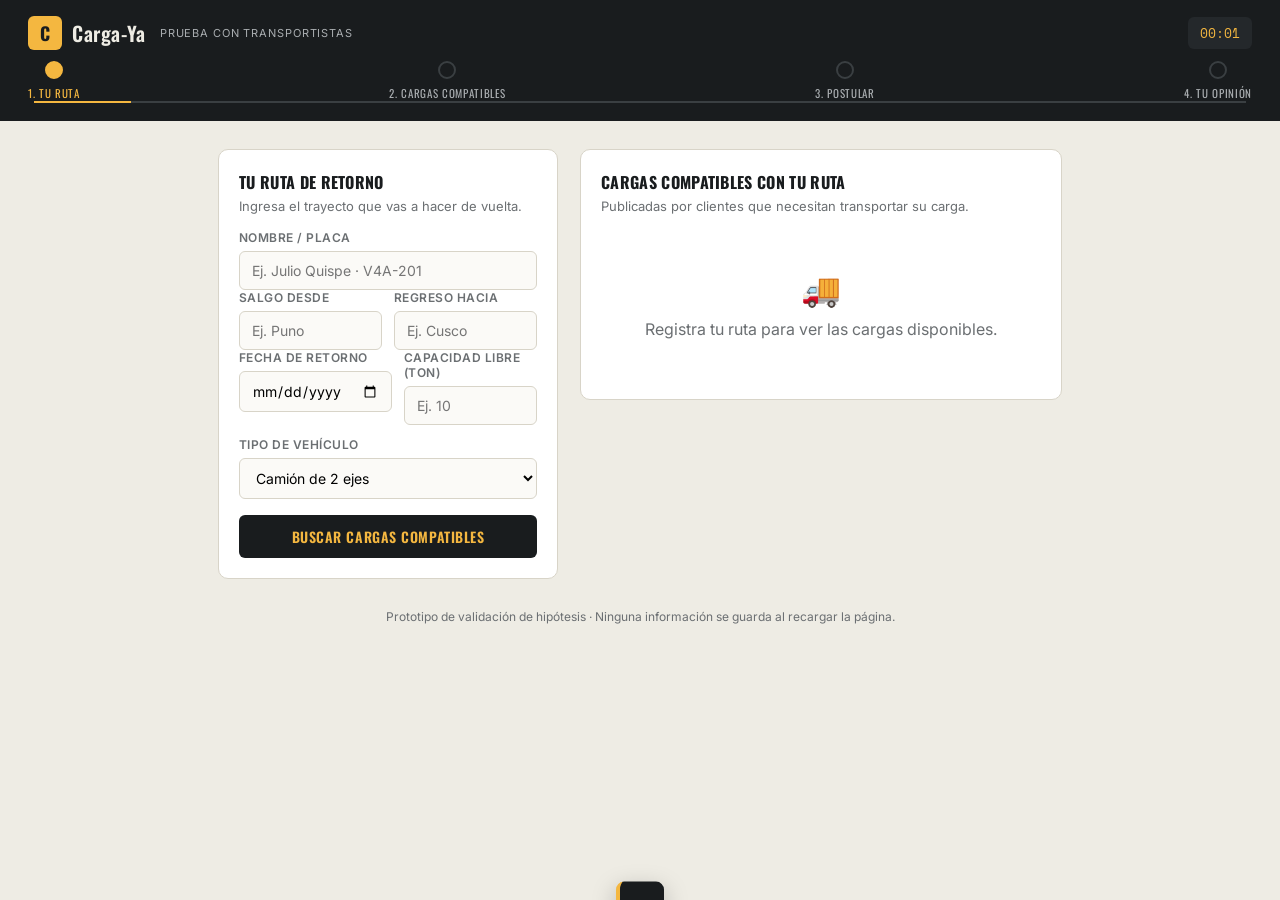
<file: Prototipo.html>
<!DOCTYPE html>
<html lang="es">
<head>
<meta charset="UTF-8">
<meta name="viewport" content="width=device-width, initial-scale=1.0">
<title>Carga-Ya · Prueba con transportistas</title>
<link rel="preconnect" href="https://fonts.googleapis.com">
<link href="https://fonts.googleapis.com/css2?family=Oswald:wght@400;500;600;700&family=Inter:wght@400;500;600;700&family=Space+Mono:wght@400;700&display=swap" rel="stylesheet">
<style>
  :root{
    --asfalto: #191c1e;
    --asfalto-2: #24282b;
    --linea: #f4b740;
    --ruta-verde: #1e5c45;
    --ruta-verde-2: #2c7a5b;
    --papel: #eeece4;
    --papel-2: #ffffff;
    --alerta: #c1502e;
    --texto-suave: #6b6f72;
    --borde: #d8d4c8;
    --radius: 10px;
  }
  *{box-sizing:border-box;}
  body{margin:0;background:var(--papel);color:var(--asfalto);font-family:'Inter',sans-serif;}
  h1,h2,h3,.display{font-family:'Oswald',sans-serif;text-transform:uppercase;letter-spacing:0.02em;}
  .mono{font-family:'Space Mono',monospace;}

  .topbar{
    background:var(--asfalto);color:var(--papel);padding:16px 28px;
    display:flex;align-items:center;justify-content:space-between;flex-wrap:wrap;gap:12px;
    border-bottom:4px solid var(--linea);
  }
  .brand{display:flex;align-items:center;gap:10px;}
  .brand .logo{width:34px;height:34px;background:var(--linea);border-radius:6px;display:flex;align-items:center;justify-content:center;font-family:'Oswald',sans-serif;font-weight:700;color:var(--asfalto);font-size:18px;}
  .brand .name{font-family:'Oswald',sans-serif;font-weight:600;font-size:20px;letter-spacing:0.03em;}
  .brand .tag{font-size:11px;color:#a9adb0;letter-spacing:0.08em;text-transform:uppercase;margin-left:4px;}
  .cronometro{font-family:'Space Mono',monospace;font-size:13px;color:var(--linea);background:var(--asfalto-2);padding:6px 12px;border-radius:6px;}

  .ruta-progreso{background:var(--asfalto);padding:0 28px 18px 28px;}
  .ruta-track{position:relative;height:2px;background:#3a3f42;margin:0 6px;}
  .ruta-track .avance{position:absolute;left:0;top:0;height:2px;background:var(--linea);transition:width .3s ease;}
  .ruta-pasos{display:flex;justify-content:space-between;margin-top:-9px;}
  .ruta-paso{display:flex;flex-direction:column;align-items:center;gap:6px;}
  .ruta-paso .marca{width:18px;height:18px;border-radius:50%;background:var(--asfalto);border:2px solid #3a3f42;}
  .ruta-paso.activo .marca{border-color:var(--linea);background:var(--linea);}
  .ruta-paso.hecho .marca{border-color:var(--ruta-verde-2);background:var(--ruta-verde-2);}
  .ruta-paso span{font-size:11px;color:#a9adb0;text-transform:uppercase;letter-spacing:0.06em;font-family:'Oswald',sans-serif;text-align:center;}
  .ruta-paso.activo span{color:var(--linea);}
  .ruta-paso.hecho span{color:var(--ruta-verde-2);}

  .wrap{max-width:900px;margin:0 auto;padding:28px;}
  .grid{display:grid;grid-template-columns:340px 1fr;gap:22px;}
  @media (max-width:820px){.grid{grid-template-columns:1fr;}}

  .card{background:var(--papel-2);border:1px solid var(--borde);border-radius:var(--radius);padding:20px;}
  .card + .card{margin-top:16px;}
  .card h2{font-size:16px;margin:0 0 4px 0;}
  .card .sub{color:var(--texto-suave);font-size:13px;margin:0 0 16px 0;}

  label{display:block;font-size:12px;font-weight:600;color:var(--texto-suave);text-transform:uppercase;letter-spacing:0.04em;margin:12px 0 6px;}
  label:first-of-type{margin-top:0;}
  input,select,textarea{width:100%;padding:10px 12px;border:1px solid var(--borde);border-radius:6px;font-family:'Inter',sans-serif;font-size:14px;background:#fbfaf7;}
  textarea{resize:vertical;min-height:80px;}
  input:focus,select:focus,textarea:focus{outline:2px solid var(--linea);outline-offset:0;border-color:var(--linea);}
  .fila2{display:grid;grid-template-columns:1fr 1fr;gap:12px;}

  .btn{display:inline-flex;align-items:center;justify-content:center;gap:8px;border:none;border-radius:6px;padding:11px 18px;font-family:'Oswald',sans-serif;font-size:14px;letter-spacing:0.04em;text-transform:uppercase;cursor:pointer;font-weight:600;transition:transform .1s ease;}
  .btn:active{transform:scale(0.98);}
  .btn:disabled{opacity:.45;cursor:not-allowed;}
  .btn-primario{background:var(--asfalto);color:var(--linea);width:100%;margin-top:16px;}
  .btn-primario:hover:not(:disabled){background:#000;}
  .btn-verde{background:var(--ruta-verde);color:#fff;}
  .btn-verde:hover{background:var(--ruta-verde-2);}
  .btn-ghost{background:transparent;color:var(--asfalto);border:1px solid var(--borde);}
  .btn-ghost:hover{border-color:var(--asfalto);}

  .ruta-strip{display:flex;align-items:center;gap:8px;margin:10px 0 12px;}
  .punto{font-family:'Oswald',sans-serif;font-weight:600;font-size:14px;}
  .linea-punteada{flex:1;height:0;border-top:2px dashed var(--borde);position:relative;}
  .linea-punteada::after{content:"▸";position:absolute;right:-2px;top:-11px;color:var(--texto-suave);}

  .carga-card{border:1px solid var(--borde);border-radius:8px;padding:16px;margin-bottom:12px;background:#fdfcfa;}
  .carga-top{display:flex;justify-content:space-between;align-items:flex-start;gap:12px;}
  .cliente-nombre{font-size:13px;color:var(--texto-suave);}
  .badge{font-family:'Space Mono',monospace;font-size:11px;padding:3px 9px;border-radius:999px;text-transform:uppercase;letter-spacing:0.03em;white-space:nowrap;}
  .badge-compatible{background:#dcefe4;color:var(--ruta-verde);}
  .badge-enviada{background:#f1e2de;color:var(--texto-suave);}

  .detalle-fila{display:flex;flex-wrap:wrap;gap:18px;font-size:13px;color:var(--asfalto);margin-top:4px;}
  .detalle-fila b{display:block;font-size:15px;font-family:'Space Mono',monospace;}
  .detalle-fila .etq{color:var(--texto-suave);font-size:11px;text-transform:uppercase;letter-spacing:0.04em;}

  .vacio{text-align:center;padding:40px 20px;color:var(--texto-suave);}
  .vacio .icono{font-size:32px;margin-bottom:10px;}

  .toast{position:fixed;bottom:24px;left:50%;transform:translateX(-50%) translateY(120%);background:var(--asfalto);color:var(--papel);padding:14px 22px;border-radius:8px;font-size:14px;border-left:4px solid var(--linea);box-shadow:0 8px 24px rgba(0,0,0,.25);transition:transform .25s ease;z-index:50;max-width:90%;}
  .toast.show{transform:translateX(-50%) translateY(0);}

  .hint{background:#fbf7ec;border:1px solid #eadfbb;border-radius:8px;padding:12px 14px;font-size:12.5px;color:#7a6423;margin-bottom:16px;}

  /* encuesta */
  .likert{display:flex;gap:8px;margin-top:8px;}
  .likert button{
    flex:1;padding:14px 6px;border-radius:8px;border:1px solid var(--borde);background:#fbfaf7;
    font-family:'Oswald',sans-serif;font-size:20px;cursor:pointer;color:var(--texto-suave);transition:all .15s ease;
  }
  .likert button:hover{border-color:var(--linea);}
  .likert button.sel{background:var(--linea);border-color:var(--linea);color:var(--asfalto);}
  .likert-etiquetas{display:flex;justify-content:space-between;font-size:11px;color:var(--texto-suave);margin-top:6px;text-transform:uppercase;letter-spacing:0.03em;}

  .resumen-item{display:flex;justify-content:space-between;padding:10px 0;border-bottom:1px solid #efece4;font-size:14px;}
  .resumen-item:last-child{border-bottom:none;}
  .resumen-item span:first-child{color:var(--texto-suave);}
  .resumen-item b{text-align:right;max-width:60%;}

  .footer-note{text-align:center;color:var(--texto-suave);font-size:12px;padding:30px 20px 40px;}

  .paso-oculto{display:none;}
</style>
</head>
<body>

<div class="topbar">
  <div class="brand">
    <div class="logo">C</div>
    <div class="name">Carga-Ya</div>
    <div class="tag">Prueba con transportistas</div>
  </div>
  <div class="cronometro" id="cronometro">00:00</div>
</div>

<div class="ruta-progreso">
  <div class="ruta-pasos">
    <div class="ruta-paso" id="paso-ruta"><div class="marca"></div><span>1. Tu ruta</span></div>
    <div class="ruta-paso" id="paso-buscar"><div class="marca"></div><span>2. Cargas compatibles</span></div>
    <div class="ruta-paso" id="paso-postular"><div class="marca"></div><span>3. Postular</span></div>
    <div class="ruta-paso" id="paso-encuesta"><div class="marca"></div><span>4. Tu opinión</span></div>
  </div>
  <div class="ruta-track"><div class="avance" id="avance-track" style="width:6%"></div></div>
</div>

<div class="wrap">

  <!-- ================= PASO 1-3: FLUJO PRINCIPAL ================= -->
  <div id="vista-flujo">
    <div class="grid">
      <div>
        <div class="card">
          <h2>Tu ruta de retorno</h2>
          <p class="sub">Ingresa el trayecto que vas a hacer de vuelta.</p>

          <label>Nombre / placa</label>
          <input id="t-nombre" type="text" placeholder="Ej. Julio Quispe · V4A-201">

          <div class="fila2">
            <div>
              <label>Salgo desde</label>
              <input id="t-origen" type="text" placeholder="Ej. Puno">
            </div>
            <div>
              <label>Regreso hacia</label>
              <input id="t-destino" type="text" placeholder="Ej. Cusco">
            </div>
          </div>

          <div class="fila2">
            <div>
              <label>Fecha de retorno</label>
              <input id="t-fecha" type="date">
            </div>
            <div>
              <label>Capacidad libre (ton)</label>
              <input id="t-capacidad" type="number" min="1" placeholder="Ej. 10">
            </div>
          </div>

          <label>Tipo de vehículo</label>
          <select id="t-vehiculo">
            <option>Camión de 2 ejes</option>
            <option>Camión de 3 ejes</option>
            <option>Tráiler / semi-tráiler</option>
            <option>Furgón</option>
          </select>

          <button class="btn btn-primario" onclick="buscarCargas()">Buscar cargas compatibles</button>
        </div>
      </div>

      <div>
        <div class="card">
          <h2>Cargas compatibles con tu ruta</h2>
          <p class="sub">Publicadas por clientes que necesitan transportar su carga.</p>
          <div id="lista-cargas-transportista">
            <div class="vacio"><div class="icono">🚚</div>Registra tu ruta para ver las cargas disponibles.</div>
          </div>
        </div>

        <div class="card" id="card-postulaciones" style="display:none;">
          <h2>Tus postulaciones</h2>
          <div id="lista-postulaciones"></div>
          <button class="btn btn-verde" style="width:100%;margin-top:14px;" onclick="irAEncuesta()">Terminar prueba y dar mi opinión</button>
        </div>
      </div>
    </div>
  </div>

  <!-- ================= PASO 4: ENCUESTA ================= -->
  <div id="vista-encuesta" class="paso-oculto">
    <div class="card" style="max-width:560px;margin:0 auto;">
      <h2>¿Qué tan dispuesto estarías a usar esta aplicación?</h2>
      <p class="sub">Piensa en tu trabajo real: viajes de retorno sin carga. Sé honesto, no hay respuesta correcta.</p>

      <div class="likert" id="likert">
        <button onclick="calificar(1)" data-v="1">1</button>
        <button onclick="calificar(2)" data-v="2">2</button>
        <button onclick="calificar(3)" data-v="3">3</button>
        <button onclick="calificar(4)" data-v="4">4</button>
        <button onclick="calificar(5)" data-v="5">5</button>
      </div>
      <div class="likert-etiquetas">
        <span>Nada dispuesto</span>
        <span>Totalmente dispuesto</span>
      </div>

      <label>¿Algo te resultó confuso o te gustaría que funcione distinto? (opcional)</label>
      <textarea id="comentario" placeholder="Ej. Me gustaría filtrar por tipo de carga, o ver el número del cliente..."></textarea>

      <button class="btn btn-primario" id="btn-enviar-encuesta" onclick="enviarEncuesta()" disabled>Enviar respuesta</button>
    </div>
  </div>

  <!-- ================= PASO 5: RESUMEN (para el investigador) ================= -->
  <div id="vista-resumen" class="paso-oculto">
    <div class="card" style="max-width:560px;margin:0 auto;">
      <h2>Gracias por participar</h2>
      <p class="sub">Resumen de esta sesión — anótalo o captúralo en pantalla para tu informe.</p>

      <div id="resumen-contenido"></div>

      <button class="btn btn-ghost" style="width:100%;margin-top:18px;" onclick="reiniciarPrueba()">Reiniciar para el siguiente participante</button>
    </div>
  </div>

  <div class="footer-note">
    Prototipo de validación de hipótesis · Ninguna información se guarda al recargar la página.
  </div>
</div>

<div class="toast" id="toast"></div>

<script>
// ---------- datos semilla: cargas publicadas por clientes ----------
const cargasSemilla = [
  { id:1, cliente:'Agropecuaria Ttio', origen:'Cusco', destino:'Puno', tipo:'Productos agrícolas', peso:6, fecha:'2026-07-10', tarifa:620 },
  { id:2, cliente:'Ferretería San Martín', origen:'Puno', destino:'Cusco', tipo:'Materiales de construcción', peso:9, fecha:'2026-07-12', tarifa:780 },
  { id:3, cliente:'Textiles Kantu', origen:'Cusco', destino:'Arequipa', tipo:'Textiles', peso:4, fecha:'2026-07-11', tarifa:550 },
  { id:4, cliente:'Comercial Huancaro', origen:'Sicuani', destino:'Cusco', tipo:'Carga general', peso:5, fecha:'2026-07-09', tarifa:400 },
  { id:5, cliente:'Minera Apu', origen:'Cusco', destino:'Juliaca', tipo:'Maquinaria', peso:12, fecha:'2026-07-14', tarifa:950 },
  { id:6, cliente:'Bodega Los Andes', origen:'Abancay', destino:'Cusco', tipo:'Carga general', peso:3, fecha:'2026-07-13', tarifa:320 },
];

let rutaTransportistaActual = null;
let postulaciones = [];
let calificacionSeleccionada = null;
let inicioPrueba = Date.now();
let cronometroActivo = true;
let cronometroInterval = null;

// ---------- utilidades ----------
function normaliza(s){ return (s||'').trim().toLowerCase(); }
function mostrarToast(msg){
  const t = document.getElementById('toast');
  t.textContent = msg;
  t.classList.add('show');
  clearTimeout(window._toastTimer);
  window._toastTimer = setTimeout(()=> t.classList.remove('show'), 3200);
}
function formatoFecha(f){
  if(!f) return 'Sin fecha';
  const [y,m,d] = f.split('-');
  return `${d}/${m}/${y}`;
}
function actualizarCronometro(){
  if(!cronometroActivo) return;
  const s = Math.floor((Date.now() - inicioPrueba) / 1000);
  const mm = String(Math.floor(s/60)).padStart(2,'0');
  const ss = String(s%60).padStart(2,'0');
  document.getElementById('cronometro').textContent = `${mm}:${ss}`;
}
cronometroInterval = setInterval(actualizarCronometro, 1000);

function actualizarProgreso(paso){
  const pasos = ['paso-ruta','paso-buscar','paso-postular','paso-encuesta'];
  pasos.forEach(id => document.getElementById(id).classList.remove('activo','hecho'));
  for(let i=0;i<paso;i++) document.getElementById(pasos[i]).classList.add('hecho');
  if(paso < pasos.length) document.getElementById(pasos[paso]).classList.add('activo');
  document.getElementById('avance-track').style.width = Math.min(100, (paso/pasos.length)*100 + 8) + '%';
}
actualizarProgreso(0);

// ---------- paso 1 → 2: buscar cargas compatibles ----------
function buscarCargas(){
  const nombre = document.getElementById('t-nombre').value.trim();
  const origen = document.getElementById('t-origen').value.trim();
  const destino = document.getElementById('t-destino').value.trim();
  const fecha = document.getElementById('t-fecha').value;
  const capacidad = document.getElementById('t-capacidad').value;
  const vehiculo = document.getElementById('t-vehiculo').value;

  if(!nombre || !origen || !destino){
    mostrarToast('Ingresa tu nombre, origen y destino de retorno.');
    return;
  }

  rutaTransportistaActual = { nombre, origen, destino, fecha, capacidad, vehiculo };
  mostrarToast('Ruta registrada. Mostrando cargas compatibles.');
  actualizarProgreso(1);
  renderCargasCompatibles();
}

function esCompatible(carga, ruta){
  const cO = normaliza(carga.origen), cD = normaliza(carga.destino);
  const rO = normaliza(ruta.origen), rD = normaliza(ruta.destino);
  return (cO.includes(rO) || rO.includes(cO)) && (cD.includes(rD) || rD.includes(cD));
}

function renderCargasCompatibles(){
  const cont = document.getElementById('lista-cargas-transportista');
  if(!rutaTransportistaActual){
    cont.innerHTML = `<div class="vacio"><div class="icono">🚚</div>Registra tu ruta para ver las cargas disponibles.</div>`;
    return;
  }

  const compatibles = cargasSemilla.filter(c => esCompatible(c, rutaTransportistaActual));

  if(compatibles.length === 0){
    cont.innerHTML = `<div class="vacio"><div class="icono">🔍</div>Ningún cliente publicó carga en la ruta ${rutaTransportistaActual.origen} → ${rutaTransportistaActual.destino} por ahora.<br>Prueba con otra ruta cercana, por ejemplo Cusco → Puno.</div>`;
    return;
  }

  cont.innerHTML = compatibles.map(c => {
    const yaPostulado = postulaciones.some(p => p.id === c.id);
    return `
    <div class="carga-card">
      <div class="carga-top">
        <div>
          <span class="cliente-nombre">${c.cliente} · ${c.tipo}</span>
          <div class="ruta-strip">
            <span class="punto">${c.origen}</span>
            <span class="linea-punteada"></span>
            <span class="punto">${c.destino}</span>
          </div>
        </div>
        <span class="badge badge-compatible">Compatible</span>
      </div>
      <div class="detalle-fila">
        <div><span class="etq">Peso</span><b>${c.peso} ton</b></div>
        <div><span class="etq">Tarifa</span><b>S/. ${c.tarifa}</b></div>
        <div><span class="etq">Fecha</span><b>${formatoFecha(c.fecha)}</b></div>
      </div>
      <button class="btn ${yaPostulado ? 'btn-ghost' : 'btn-primario'}" style="margin-top:14px;" ${yaPostulado ? 'disabled' : ''} onclick="postularCarga(${c.id})">
        ${yaPostulado ? 'Ya postulaste' : 'Postular a esta carga'}
      </button>
    </div>
  `}).join('');
}

// ---------- paso 2 → 3: postular ----------
function postularCarga(cargaId){
  const carga = cargasSemilla.find(c => c.id === cargaId);
  if(!carga || !rutaTransportistaActual) return;
  if(postulaciones.some(p => p.id === cargaId)) return;

  postulaciones.push(carga);
  mostrarToast(`Postulación enviada a ${carga.cliente}.`);
  actualizarProgreso(2);
  renderCargasCompatibles();
  renderPostulaciones();
  document.getElementById('card-postulaciones').style.display = 'block';
}

function renderPostulaciones(){
  const cont = document.getElementById('lista-postulaciones');
  if(postulaciones.length === 0){
    cont.innerHTML = `<div class="vacio" style="padding:14px;">Todavía no postulaste a ninguna carga.</div>`;
    return;
  }
  cont.innerHTML = postulaciones.map(c => `
    <div class="carga-card" style="margin-bottom:8px;">
      <div class="carga-top">
        <div>
          <span class="cliente-nombre">${c.cliente}</span>
          <div class="ruta-strip">
            <span class="punto">${c.origen}</span>
            <span class="linea-punteada"></span>
            <span class="punto">${c.destino}</span>
          </div>
        </div>
        <span class="badge badge-enviada">Postulación enviada</span>
      </div>
    </div>
  `).join('');
}

// ---------- paso 3 → 4: encuesta ----------
function irAEncuesta(){
  document.getElementById('vista-flujo').classList.add('paso-oculto');
  document.getElementById('vista-encuesta').classList.remove('paso-oculto');
  actualizarProgreso(3);
}

function calificar(v){
  calificacionSeleccionada = v;
  document.querySelectorAll('#likert button').forEach(b => {
    b.classList.toggle('sel', parseInt(b.dataset.v) === v);
  });
  document.getElementById('btn-enviar-encuesta').disabled = false;
}

function enviarEncuesta(){
  cronometroActivo = false;
  clearInterval(cronometroInterval);
  mostrarResumen();
  document.getElementById('vista-encuesta').classList.add('paso-oculto');
  document.getElementById('vista-resumen').classList.remove('paso-oculto');
  actualizarProgreso(4);
}

// ---------- paso 5: resumen ----------
function mostrarResumen(){
  const comentario = document.getElementById('comentario').value.trim();
  const tiempoTexto = document.getElementById('cronometro').textContent;
  const etiquetasCalif = {1:'1 – Nada dispuesto',2:'2',3:'3 – Neutral',4:'4',5:'5 – Totalmente dispuesto'};

  const cont = document.getElementById('resumen-contenido');
  cont.innerHTML = `
    <div class="resumen-item"><span>Transportista</span><b>${rutaTransportistaActual ? rutaTransportistaActual.nombre : '—'}</b></div>
    <div class="resumen-item"><span>Ruta registrada</span><b>${rutaTransportistaActual ? rutaTransportistaActual.origen + ' → ' + rutaTransportistaActual.destino : '—'}</b></div>
    <div class="resumen-item"><span>Cargas compatibles vistas</span><b>${rutaTransportistaActual ? cargasSemilla.filter(c => esCompatible(c, rutaTransportistaActual)).length : 0}</b></div>
    <div class="resumen-item"><span>Postulaciones enviadas</span><b>${postulaciones.length} (${postulaciones.map(p=>p.cliente).join(', ') || '—'})</b></div>
    <div class="resumen-item"><span>Tiempo total</span><b>${tiempoTexto}</b></div>
    <div class="resumen-item"><span>Disposición a usarla</span><b>${etiquetasCalif[calificacionSeleccionada] || '—'}</b></div>
    <div class="resumen-item"><span>Comentario</span><b>${comentario || 'Sin comentarios'}</b></div>
  `;
}

// ---------- reiniciar para el siguiente participante ----------
function reiniciarPrueba(){
  rutaTransportistaActual = null;
  postulaciones = [];
  calificacionSeleccionada = null;

  document.getElementById('t-nombre').value = '';
  document.getElementById('t-origen').value = '';
  document.getElementById('t-destino').value = '';
  document.getElementById('t-fecha').value = '';
  document.getElementById('t-capacidad').value = '';
  document.getElementById('comentario').value = '';
  document.querySelectorAll('#likert button').forEach(b => b.classList.remove('sel'));
  document.getElementById('btn-enviar-encuesta').disabled = true;
  document.getElementById('card-postulaciones').style.display = 'none';

  document.getElementById('vista-resumen').classList.add('paso-oculto');
  document.getElementById('vista-encuesta').classList.add('paso-oculto');
  document.getElementById('vista-flujo').classList.remove('paso-oculto');

  renderCargasCompatibles();
  actualizarProgreso(0);

  inicioPrueba = Date.now();
  cronometroActivo = true;
  cronometroInterval = setInterval(actualizarCronometro, 1000);
  document.getElementById('cronometro').textContent = '00:00';

  mostrarToast('Listo para el siguiente participante.');
}
</script>

</body>
</html>
</file>
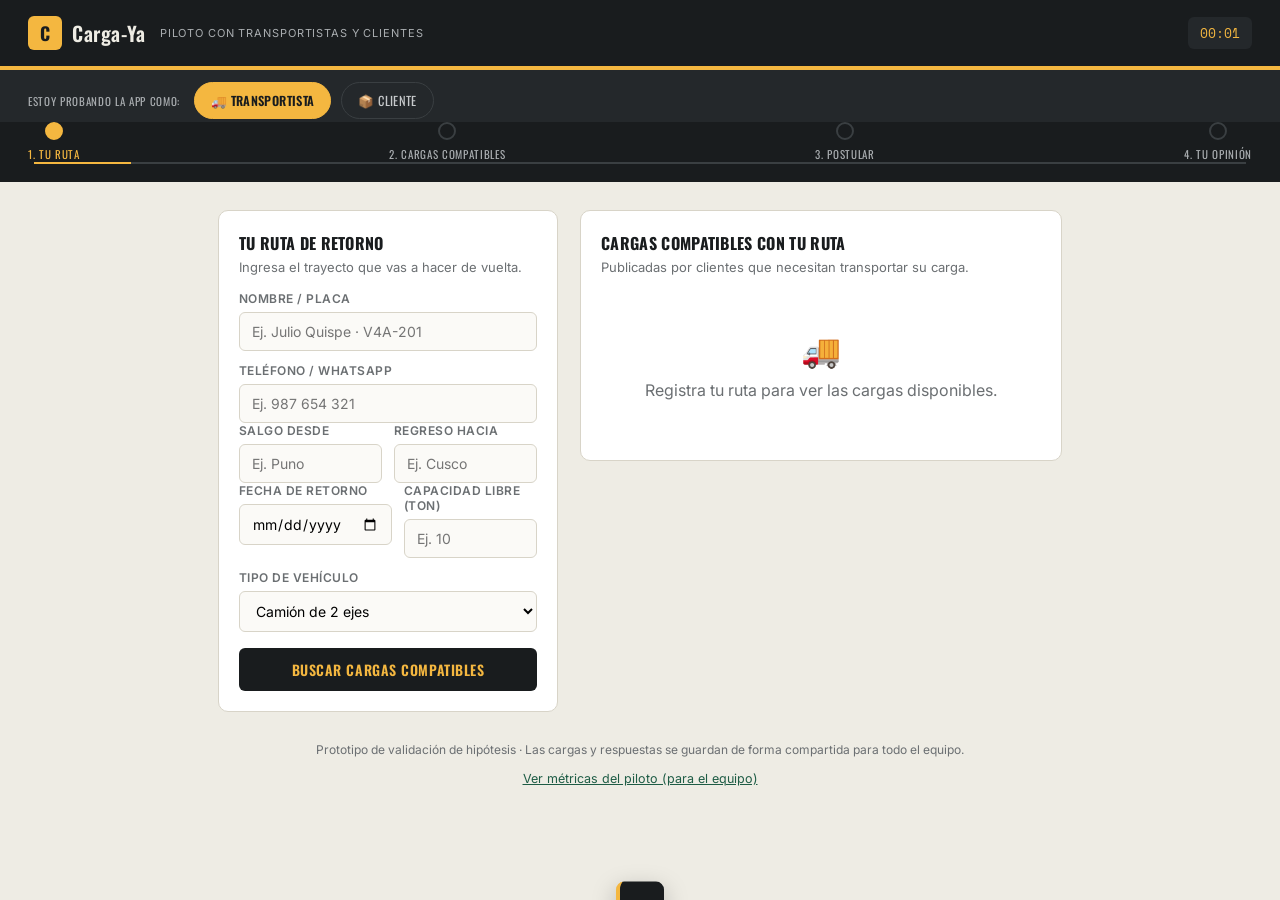
<file: Prototipo2.html>
<!DOCTYPE html>
<html lang="es">
<head>
<meta charset="UTF-8">
<meta name="viewport" content="width=device-width, initial-scale=1.0">
<title>Carga-Ya · Piloto con transportistas y clientes</title>
<link rel="preconnect" href="https://fonts.googleapis.com">
<link href="https://fonts.googleapis.com/css2?family=Oswald:wght@400;500;600;700&family=Inter:wght@400;500;600;700&family=Space+Mono:wght@400;700&display=swap" rel="stylesheet">
<style>
  :root{
    --asfalto: #191c1e;
    --asfalto-2: #24282b;
    --linea: #f4b740;
    --ruta-verde: #1e5c45;
    --ruta-verde-2: #2c7a5b;
    --papel: #eeece4;
    --papel-2: #ffffff;
    --alerta: #c1502e;
    --texto-suave: #6b6f72;
    --borde: #d8d4c8;
    --radius: 10px;
  }
  *{box-sizing:border-box;}
  body{margin:0;background:var(--papel);color:var(--asfalto);font-family:'Inter',sans-serif;}
  h1,h2,h3,.display{font-family:'Oswald',sans-serif;text-transform:uppercase;letter-spacing:0.02em;}
  .mono{font-family:'Space Mono',monospace;}

  .topbar{
    background:var(--asfalto);color:var(--papel);padding:16px 28px;
    display:flex;align-items:center;justify-content:space-between;flex-wrap:wrap;gap:12px;
    border-bottom:4px solid var(--linea);
  }
  .brand{display:flex;align-items:center;gap:10px;}
  .brand .logo{width:34px;height:34px;background:var(--linea);border-radius:6px;display:flex;align-items:center;justify-content:center;font-family:'Oswald',sans-serif;font-weight:700;color:var(--asfalto);font-size:18px;}
  .brand .name{font-family:'Oswald',sans-serif;font-weight:600;font-size:20px;letter-spacing:0.03em;}
  .brand .tag{font-size:11px;color:#a9adb0;letter-spacing:0.08em;text-transform:uppercase;margin-left:4px;}
  .cronometro{font-family:'Space Mono',monospace;font-size:13px;color:var(--linea);background:var(--asfalto-2);padding:6px 12px;border-radius:6px;}

  /* ---- selector de rol ---- */
  .rol-bar{background:var(--asfalto-2);padding:12px 28px;display:flex;gap:10px;align-items:center;flex-wrap:wrap;}
  .rol-bar .rol-label{color:#a9adb0;font-size:11px;text-transform:uppercase;letter-spacing:0.06em;font-family:'Oswald',sans-serif;margin-right:4px;}
  .rol-btn{background:transparent;border:1px solid #3a3f42;color:#c7cacc;padding:8px 16px;border-radius:999px;font-family:'Oswald',sans-serif;font-size:12.5px;letter-spacing:0.03em;text-transform:uppercase;cursor:pointer;}
  .rol-btn.activo{background:var(--linea);border-color:var(--linea);color:var(--asfalto);font-weight:600;}
  .rol-btn:hover:not(.activo){border-color:var(--linea);color:var(--linea);}

  .ruta-progreso{background:var(--asfalto);padding:0 28px 18px 28px;}
  .ruta-track{position:relative;height:2px;background:#3a3f42;margin:0 6px;}
  .ruta-track .avance{position:absolute;left:0;top:0;height:2px;background:var(--linea);transition:width .3s ease;}
  .ruta-pasos{display:flex;justify-content:space-between;margin-top:-9px;}
  .ruta-paso{display:flex;flex-direction:column;align-items:center;gap:6px;}
  .ruta-paso .marca{width:18px;height:18px;border-radius:50%;background:var(--asfalto);border:2px solid #3a3f42;}
  .ruta-paso.activo .marca{border-color:var(--linea);background:var(--linea);}
  .ruta-paso.hecho .marca{border-color:var(--ruta-verde-2);background:var(--ruta-verde-2);}
  .ruta-paso span{font-size:11px;color:#a9adb0;text-transform:uppercase;letter-spacing:0.06em;font-family:'Oswald',sans-serif;text-align:center;}
  .ruta-paso.activo span{color:var(--linea);}
  .ruta-paso.hecho span{color:var(--ruta-verde-2);}

  .wrap{max-width:900px;margin:0 auto;padding:28px;}
  .grid{display:grid;grid-template-columns:340px 1fr;gap:22px;}
  @media (max-width:820px){.grid{grid-template-columns:1fr;}}

  .card{background:var(--papel-2);border:1px solid var(--borde);border-radius:var(--radius);padding:20px;}
  .card + .card{margin-top:16px;}
  .card h2{font-size:16px;margin:0 0 4px 0;}
  .card .sub{color:var(--texto-suave);font-size:13px;margin:0 0 16px 0;}

  label{display:block;font-size:12px;font-weight:600;color:var(--texto-suave);text-transform:uppercase;letter-spacing:0.04em;margin:12px 0 6px;}
  label:first-of-type{margin-top:0;}
  input,select,textarea{width:100%;padding:10px 12px;border:1px solid var(--borde);border-radius:6px;font-family:'Inter',sans-serif;font-size:14px;background:#fbfaf7;}
  textarea{resize:vertical;min-height:80px;}
  input:focus,select:focus,textarea:focus{outline:2px solid var(--linea);outline-offset:0;border-color:var(--linea);}
  .fila2{display:grid;grid-template-columns:1fr 1fr;gap:12px;}

  .btn{display:inline-flex;align-items:center;justify-content:center;gap:8px;border:none;border-radius:6px;padding:11px 18px;font-family:'Oswald',sans-serif;font-size:14px;letter-spacing:0.04em;text-transform:uppercase;cursor:pointer;font-weight:600;transition:transform .1s ease;}
  .btn:active{transform:scale(0.98);}
  .btn:disabled{opacity:.45;cursor:not-allowed;}
  .btn-primario{background:var(--asfalto);color:var(--linea);width:100%;margin-top:16px;}
  .btn-primario:hover:not(:disabled){background:#000;}
  .btn-verde{background:var(--ruta-verde);color:#fff;}
  .btn-verde:hover{background:var(--ruta-verde-2);}
  .btn-ghost{background:transparent;color:var(--asfalto);border:1px solid var(--borde);}
  .btn-ghost:hover{border-color:var(--asfalto);}
  .btn-sm{padding:7px 12px;font-size:11.5px;width:auto;margin-top:0;}

  .ruta-strip{display:flex;align-items:center;gap:8px;margin:10px 0 12px;}
  .punto{font-family:'Oswald',sans-serif;font-weight:600;font-size:14px;}
  .linea-punteada{flex:1;height:0;border-top:2px dashed var(--borde);position:relative;}
  .linea-punteada::after{content:"▸";position:absolute;right:-2px;top:-11px;color:var(--texto-suave);}

  .carga-card{border:1px solid var(--borde);border-radius:8px;padding:16px;margin-bottom:12px;background:#fdfcfa;}
  .carga-top{display:flex;justify-content:space-between;align-items:flex-start;gap:12px;}
  .cliente-nombre{font-size:13px;color:var(--texto-suave);}
  .badge{font-family:'Space Mono',monospace;font-size:11px;padding:3px 9px;border-radius:999px;text-transform:uppercase;letter-spacing:0.03em;white-space:nowrap;}
  .badge-compatible{background:#dcefe4;color:var(--ruta-verde);}
  .badge-enviada{background:#f1e2de;color:var(--texto-suave);}
  .badge-nueva{background:#fdeecb;color:#916008;}

  .detalle-fila{display:flex;flex-wrap:wrap;gap:18px;font-size:13px;color:var(--asfalto);margin-top:4px;}
  .detalle-fila b{display:block;font-size:15px;font-family:'Space Mono',monospace;}
  .detalle-fila .etq{color:var(--texto-suave);font-size:11px;text-transform:uppercase;letter-spacing:0.04em;}

  .vacio{text-align:center;padding:40px 20px;color:var(--texto-suave);}
  .vacio .icono{font-size:32px;margin-bottom:10px;}

  .toast{position:fixed;bottom:24px;left:50%;transform:translateX(-50%) translateY(120%);background:var(--asfalto);color:var(--papel);padding:14px 22px;border-radius:8px;font-size:14px;border-left:4px solid var(--linea);box-shadow:0 8px 24px rgba(0,0,0,.25);transition:transform .25s ease;z-index:50;max-width:90%;}
  .toast.show{transform:translateX(-50%) translateY(0);}

  .hint{background:#fbf7ec;border:1px solid #eadfbb;border-radius:8px;padding:12px 14px;font-size:12.5px;color:#7a6423;margin-bottom:16px;}

  /* filtros */
  .filtros-bar{display:flex;gap:10px;margin-bottom:14px;flex-wrap:wrap;}
  .filtros-bar select{width:auto;flex:1;min-width:140px;}

  /* postulantes (vista cliente) */
  .postulante-fila{display:flex;justify-content:space-between;align-items:center;padding:10px 0;border-bottom:1px solid #efece4;font-size:13.5px;}
  .postulante-fila:last-child{border-bottom:none;}
  .postulante-fila .nombre{font-weight:600;}
  .postulante-fila .tel{color:var(--texto-suave);font-family:'Space Mono',monospace;font-size:12px;}

  /* encuesta */
  .likert{display:flex;gap:8px;margin-top:8px;}
  .likert button{
    flex:1;padding:14px 6px;border-radius:8px;border:1px solid var(--borde);background:#fbfaf7;
    font-family:'Oswald',sans-serif;font-size:20px;cursor:pointer;color:var(--texto-suave);transition:all .15s ease;
  }
  .likert button:hover{border-color:var(--linea);}
  .likert button.sel{background:var(--linea);border-color:var(--linea);color:var(--asfalto);}
  .likert-etiquetas{display:flex;justify-content:space-between;font-size:11px;color:var(--texto-suave);margin-top:6px;text-transform:uppercase;letter-spacing:0.03em;}

  .resumen-item{display:flex;justify-content:space-between;padding:10px 0;border-bottom:1px solid #efece4;font-size:14px;gap:12px;}
  .resumen-item:last-child{border-bottom:none;}
  .resumen-item span:first-child{color:var(--texto-suave);flex-shrink:0;}
  .resumen-item b{text-align:right;}

  /* métricas del piloto */
  .metricas-grid{display:grid;grid-template-columns:repeat(2,1fr);gap:12px;margin:14px 0;}
  .metrica{background:#fbfaf7;border:1px solid var(--borde);border-radius:8px;padding:14px;}
  .metrica .num{font-family:'Space Mono',monospace;font-size:26px;font-weight:700;color:var(--ruta-verde);}
  .metrica .lbl{font-size:11px;color:var(--texto-suave);text-transform:uppercase;letter-spacing:0.04em;margin-top:2px;}
  .comentario-item{font-size:13px;padding:9px 0;border-bottom:1px solid #efece4;color:var(--asfalto);}
  .comentario-item:last-child{border-bottom:none;}
  .comentario-item .meta{color:var(--texto-suave);font-size:11px;text-transform:uppercase;letter-spacing:0.03em;margin-top:2px;}

  .footer-note{text-align:center;color:var(--texto-suave);font-size:12px;padding:30px 20px 10px;}
  .footer-links{text-align:center;padding:0 20px 40px;}
  .link-metricas{background:none;border:none;color:var(--ruta-verde);font-size:12.5px;text-decoration:underline;cursor:pointer;font-family:'Inter',sans-serif;}

  .paso-oculto{display:none;}
  .cargando{text-align:center;padding:30px;color:var(--texto-suave);font-size:13px;}
</style>
</head>
<body>

<div class="topbar">
  <div class="brand">
    <div class="logo">C</div>
    <div class="name">Carga-Ya</div>
    <div class="tag">Piloto con transportistas y clientes</div>
  </div>
  <div class="cronometro" id="cronometro">00:00</div>
</div>

<div class="rol-bar">
  <span class="rol-label">Estoy probando la app como:</span>
  <button class="rol-btn" id="btn-rol-transportista" onclick="cambiarRol('transportista')">🚚 Transportista</button>
  <button class="rol-btn" id="btn-rol-cliente" onclick="cambiarRol('cliente')">📦 Cliente</button>
</div>

<div class="ruta-progreso">
  <div class="ruta-pasos" id="ruta-pasos"></div>
  <div class="ruta-track"><div class="avance" id="avance-track" style="width:6%"></div></div>
</div>

<div class="wrap">

  <div id="cargando-inicial" class="cargando">Cargando cargas y postulaciones del piloto…</div>

  <!-- ================= VISTA TRANSPORTISTA ================= -->
  <div id="vista-transportista" class="paso-oculto">
    <div class="grid">
      <div>
        <div class="card">
          <h2>Tu ruta de retorno</h2>
          <p class="sub">Ingresa el trayecto que vas a hacer de vuelta.</p>

          <label>Nombre / placa</label>
          <input id="t-nombre" type="text" placeholder="Ej. Julio Quispe · V4A-201">

          <label>Teléfono / WhatsApp</label>
          <input id="t-telefono" type="text" placeholder="Ej. 987 654 321">

          <div class="fila2">
            <div>
              <label>Salgo desde</label>
              <input id="t-origen" type="text" placeholder="Ej. Puno">
            </div>
            <div>
              <label>Regreso hacia</label>
              <input id="t-destino" type="text" placeholder="Ej. Cusco">
            </div>
          </div>

          <div class="fila2">
            <div>
              <label>Fecha de retorno</label>
              <input id="t-fecha" type="date">
            </div>
            <div>
              <label>Capacidad libre (ton)</label>
              <input id="t-capacidad" type="number" min="1" placeholder="Ej. 10">
            </div>
          </div>

          <label>Tipo de vehículo</label>
          <select id="t-vehiculo">
            <option>Camión de 2 ejes</option>
            <option>Camión de 3 ejes</option>
            <option>Tráiler / semi-tráiler</option>
            <option>Furgón</option>
          </select>

          <button class="btn btn-primario" onclick="buscarCargas()">Buscar cargas compatibles</button>
        </div>
      </div>

      <div>
        <div class="card">
          <h2>Cargas compatibles con tu ruta</h2>
          <p class="sub">Publicadas por clientes que necesitan transportar su carga.</p>

          <div class="filtros-bar" id="filtros-bar" style="display:none;">
            <select id="f-tipo" onchange="renderCargasCompatibles()">
              <option value="">Todos los tipos</option>
            </select>
            <select id="f-orden" onchange="renderCargasCompatibles()">
              <option value="relevancia">Ordenar: relevancia</option>
              <option value="tarifa-desc">Ordenar: mejor tarifa</option>
              <option value="fecha-asc">Ordenar: fecha más próxima</option>
            </select>
          </div>

          <div id="lista-cargas-transportista">
            <div class="vacio"><div class="icono">🚚</div>Registra tu ruta para ver las cargas disponibles.</div>
          </div>
        </div>

        <div class="card" id="card-postulaciones" style="display:none;">
          <h2>Tus postulaciones</h2>
          <div id="lista-postulaciones"></div>
          <button class="btn btn-verde" style="width:100%;margin-top:14px;" onclick="irAEncuesta('transportista')">Terminar prueba y dar mi opinión</button>
        </div>
      </div>
    </div>
  </div>

  <!-- ================= VISTA CLIENTE ================= -->
  <div id="vista-cliente" class="paso-oculto">
    <div class="grid">
      <div>
        <div class="card">
          <h2>Publica tu carga</h2>
          <p class="sub">Los transportistas que regresan por esa ruta la verán al instante.</p>

          <label>Nombre de tu empresa / negocio</label>
          <input id="c-nombre" type="text" placeholder="Ej. Agropecuaria Ttio">

          <label>Teléfono de contacto</label>
          <input id="c-telefono" type="text" placeholder="Ej. 984 111 222">

          <div class="fila2">
            <div>
              <label>Origen</label>
              <input id="c-origen" type="text" placeholder="Ej. Cusco">
            </div>
            <div>
              <label>Destino</label>
              <input id="c-destino" type="text" placeholder="Ej. Puno">
            </div>
          </div>

          <label>Tipo de carga</label>
          <select id="c-tipo">
            <option>Productos agrícolas</option>
            <option>Materiales de construcción</option>
            <option>Textiles</option>
            <option>Maquinaria</option>
            <option>Carga general</option>
            <option>Otro</option>
          </select>

          <div class="fila2">
            <div>
              <label>Peso (ton)</label>
              <input id="c-peso" type="number" min="1" placeholder="Ej. 6">
            </div>
            <div>
              <label>Fecha en que la necesitas</label>
              <input id="c-fecha" type="date">
            </div>
          </div>

          <label>Tarifa que ofreces (S/.)</label>
          <input id="c-tarifa" type="number" min="1" placeholder="Ej. 620">

          <button class="btn btn-primario" onclick="publicarCarga()">Publicar carga</button>
        </div>
      </div>

      <div>
        <div class="card">
          <h2>Tus cargas publicadas</h2>
          <p class="sub">Aquí verás quién postula a cada carga, con su contacto.</p>
          <label style="margin-top:0;">Buscar por nombre de tu empresa</label>
          <input id="c-buscar" type="text" placeholder="Escribe el nombre que usaste al publicar" oninput="renderCargasCliente()">
          <div id="lista-cargas-cliente" style="margin-top:14px;">
            <div class="vacio"><div class="icono">📦</div>Publica una carga y luego búscala aquí por el nombre de tu empresa.</div>
          </div>
          <button class="btn btn-verde" style="width:100%;margin-top:14px;" onclick="irAEncuesta('cliente')">Terminar prueba y dar mi opinión</button>
        </div>
      </div>
    </div>
  </div>

  <!-- ================= ENCUESTA ================= -->
  <div id="vista-encuesta" class="paso-oculto">
    <div class="card" style="max-width:560px;margin:0 auto;">
      <h2>¿Qué tan dispuesto estarías a usar esta aplicación?</h2>
      <p class="sub">Piensa en tu trabajo real. Sé honesto, no hay respuesta correcta.</p>

      <div class="likert" id="likert">
        <button onclick="calificar(1)" data-v="1">1</button>
        <button onclick="calificar(2)" data-v="2">2</button>
        <button onclick="calificar(3)" data-v="3">3</button>
        <button onclick="calificar(4)" data-v="4">4</button>
        <button onclick="calificar(5)" data-v="5">5</button>
      </div>
      <div class="likert-etiquetas">
        <span>Nada dispuesto</span>
        <span>Totalmente dispuesto</span>
      </div>

      <label>¿Algo te resultó confuso o te gustaría que funcione distinto? (opcional)</label>
      <textarea id="comentario" placeholder="Ej. Me gustaría filtrar por tipo de carga, o ver el número del cliente..."></textarea>

      <button class="btn btn-primario" id="btn-enviar-encuesta" onclick="enviarEncuesta()" disabled>Enviar respuesta</button>
    </div>
  </div>

  <!-- ================= RESUMEN (para el investigador) ================= -->
  <div id="vista-resumen" class="paso-oculto">
    <div class="card" style="max-width:560px;margin:0 auto;">
      <h2>Gracias por participar</h2>
      <p class="sub">Resumen de esta sesión — anótalo o captúralo en pantalla para tu informe.</p>

      <div id="resumen-contenido"></div>

      <button class="btn btn-ghost" style="width:100%;margin-top:18px;" onclick="reiniciarPrueba()">Reiniciar para el siguiente participante</button>
    </div>
  </div>

  <!-- ================= MÉTRICAS DEL PILOTO (equipo) ================= -->
  <div id="vista-metricas" class="paso-oculto">
    <div class="card" style="max-width:560px;margin:0 auto;">
      <h2>Métricas del piloto</h2>
      <p class="sub">Datos acumulados de todos los que probaron la app (se guardan aunque recargues la página).</p>
      <div class="metricas-grid" id="metricas-grid"></div>
      <h2 style="font-size:14px;margin-top:18px;">Últimos comentarios</h2>
      <div id="metricas-comentarios"></div>
      <button class="btn btn-ghost" style="width:100%;margin-top:18px;" onclick="cerrarMetricas()">Volver a la prueba</button>
    </div>
  </div>

  <div class="footer-note">
    Prototipo de validación de hipótesis · Las cargas y respuestas se guardan de forma compartida para todo el equipo.
  </div>
  <div class="footer-links">
    <button class="link-metricas" onclick="abrirMetricas()">Ver métricas del piloto (para el equipo)</button>
  </div>
</div>

<div class="toast" id="toast"></div>

<script>
// ---------- semilla inicial (solo se usa la primera vez que alguien abre el piloto) ----------
const cargasSemilla = [
  { id:'s1', cliente:'Agropecuaria Ttio', telefono:'984 001 001', origen:'Cusco', destino:'Puno', tipo:'Productos agrícolas', peso:6, fecha:'2026-07-10', tarifa:620, postulantes:[] },
  { id:'s2', cliente:'Ferretería San Martín', telefono:'984 001 002', origen:'Puno', destino:'Cusco', tipo:'Materiales de construcción', peso:9, fecha:'2026-07-12', tarifa:780, postulantes:[] },
  { id:'s3', cliente:'Textiles Kantu', telefono:'984 001 003', origen:'Cusco', destino:'Arequipa', tipo:'Textiles', peso:4, fecha:'2026-07-11', tarifa:550, postulantes:[] },
  { id:'s4', cliente:'Comercial Huancaro', telefono:'984 001 004', origen:'Sicuani', destino:'Cusco', tipo:'Carga general', peso:5, fecha:'2026-07-09', tarifa:400, postulantes:[] },
  { id:'s5', cliente:'Minera Apu', telefono:'984 001 005', origen:'Cusco', destino:'Juliaca', tipo:'Maquinaria', peso:12, fecha:'2026-07-14', tarifa:950, postulantes:[] },
  { id:'s6', cliente:'Bodega Los Andes', telefono:'984 001 006', origen:'Abancay', destino:'Cusco', tipo:'Carga general', peso:3, fecha:'2026-07-13', tarifa:320, postulantes:[] },
];

const CLAVE_ESTADO = 'cargasya:estado';
const CLAVE_RESPUESTAS = 'cargasya:respuestas-encuesta';

let estado = { cargas: [] };          // se llena desde el almacenamiento compartido
let rolActual = null;                 // 'transportista' | 'cliente'
let rutaTransportistaActual = null;
let misPostulacionesIds = new Set();
let calificacionSeleccionada = null;
let inicioPrueba = Date.now();
let cronometroActivo = true;
let cronometroInterval = null;

// ---------- utilidades ----------
function normaliza(s){ return (s||'').trim().toLowerCase(); }
function mostrarToast(msg){
  const t = document.getElementById('toast');
  t.textContent = msg;
  t.classList.add('show');
  clearTimeout(window._toastTimer);
  window._toastTimer = setTimeout(()=> t.classList.remove('show'), 3200);
}
function formatoFecha(f){
  if(!f) return 'Sin fecha';
  const [y,m,d] = f.split('-');
  return `${d}/${m}/${y}`;
}
function actualizarCronometro(){
  if(!cronometroActivo) return;
  const s = Math.floor((Date.now() - inicioPrueba) / 1000);
  const mm = String(Math.floor(s/60)).padStart(2,'0');
  const ss = String(s%60).padStart(2,'0');
  document.getElementById('cronometro').textContent = `${mm}:${ss}`;
}
cronometroInterval = setInterval(actualizarCronometro, 1000);

// ---------- almacenamiento compartido (persiste entre participantes) ----------
async function cargarEstado(){
  try{
    const res = await window.storage.get(CLAVE_ESTADO, true);
    estado = res && res.value ? JSON.parse(res.value) : { cargas: cargasSemilla };
  }catch(e){
    estado = { cargas: cargasSemilla };
  }
  if(!estado.cargas || estado.cargas.length === 0){
    estado.cargas = cargasSemilla;
    await guardarEstado();
  }
}
async function guardarEstado(){
  try{
    await window.storage.set(CLAVE_ESTADO, JSON.stringify(estado), true);
  }catch(e){
    mostrarToast('No se pudo guardar en el servidor compartido. Tus datos solo viven en esta pestaña.');
  }
}
async function guardarRespuestaEncuesta(respuesta){
  try{
    const res = await window.storage.get(CLAVE_RESPUESTAS, true);
    const lista = res && res.value ? JSON.parse(res.value) : [];
    lista.push(respuesta);
    await window.storage.set(CLAVE_RESPUESTAS, JSON.stringify(lista), true);
  }catch(e){ /* no bloquea el flujo si falla */ }
}
async function obtenerRespuestasEncuesta(){
  try{
    const res = await window.storage.get(CLAVE_RESPUESTAS, true);
    return res && res.value ? JSON.parse(res.value) : [];
  }catch(e){ return []; }
}

// ---------- pasos de progreso (distintos por rol) ----------
const PASOS = {
  transportista: ['Tu ruta','Cargas compatibles','Postular','Tu opinión'],
  cliente: ['Publicar carga','Ver postulantes','Tu opinión'],
};
function renderPasos(){
  const cont = document.getElementById('ruta-pasos');
  const lista = PASOS[rolActual] || PASOS.transportista;
  cont.innerHTML = lista.map((etq,i)=>`<div class="ruta-paso" id="paso-${i}"><div class="marca"></div><span>${i+1}. ${etq}</span></div>`).join('');
}
function actualizarProgreso(paso){
  const lista = PASOS[rolActual] || PASOS.transportista;
  for(let i=0;i<lista.length;i++){
    const el = document.getElementById('paso-'+i);
    if(!el) continue;
    el.classList.remove('activo','hecho');
    if(i < paso) el.classList.add('hecho');
    if(i === paso) el.classList.add('activo');
  }
  document.getElementById('avance-track').style.width = Math.min(100, (paso/lista.length)*100 + 8) + '%';
}

// ---------- selector de rol ----------
function cambiarRol(rol){
  rolActual = rol;
  document.getElementById('btn-rol-transportista').classList.toggle('activo', rol==='transportista');
  document.getElementById('btn-rol-cliente').classList.toggle('activo', rol==='cliente');
  document.getElementById('vista-transportista').classList.toggle('paso-oculto', rol!=='transportista');
  document.getElementById('vista-cliente').classList.toggle('paso-oculto', rol!=='cliente');
  document.getElementById('vista-encuesta').classList.add('paso-oculto');
  document.getElementById('vista-resumen').classList.add('paso-oculto');
  document.getElementById('vista-metricas').classList.add('paso-oculto');
  renderPasos();
  actualizarProgreso(0);
  if(rol === 'transportista') poblarFiltroTipos();
}

// ---------- TRANSPORTISTA: paso 1 → 2: buscar cargas compatibles ----------
function buscarCargas(){
  const nombre = document.getElementById('t-nombre').value.trim();
  const telefono = document.getElementById('t-telefono').value.trim();
  const origen = document.getElementById('t-origen').value.trim();
  const destino = document.getElementById('t-destino').value.trim();
  const fecha = document.getElementById('t-fecha').value;
  const capacidad = document.getElementById('t-capacidad').value;
  const vehiculo = document.getElementById('t-vehiculo').value;

  if(!nombre || !origen || !destino){
    mostrarToast('Ingresa tu nombre, origen y destino de retorno.');
    return;
  }

  rutaTransportistaActual = { nombre, telefono, origen, destino, fecha, capacidad, vehiculo };
  mostrarToast('Ruta registrada. Mostrando cargas compatibles.');
  actualizarProgreso(1);
  document.getElementById('filtros-bar').style.display = 'flex';
  poblarFiltroTipos();
  renderCargasCompatibles();
}

function esCompatible(carga, ruta){
  const cO = normaliza(carga.origen), cD = normaliza(carga.destino);
  const rO = normaliza(ruta.origen), rD = normaliza(ruta.destino);
  return (cO.includes(rO) || rO.includes(cO)) && (cD.includes(rD) || rD.includes(cD));
}

function poblarFiltroTipos(){
  const sel = document.getElementById('f-tipo');
  const actual = sel.value;
  const tipos = [...new Set(estado.cargas.map(c=>c.tipo))].sort();
  sel.innerHTML = '<option value="">Todos los tipos</option>' + tipos.map(t=>`<option value="${t}">${t}</option>`).join('');
  sel.value = actual && tipos.includes(actual) ? actual : '';
}

function renderCargasCompatibles(){
  const cont = document.getElementById('lista-cargas-transportista');
  if(!rutaTransportistaActual){
    cont.innerHTML = `<div class="vacio"><div class="icono">🚚</div>Registra tu ruta para ver las cargas disponibles.</div>`;
    return;
  }

  let compatibles = estado.cargas.filter(c => esCompatible(c, rutaTransportistaActual));

  const tipoFiltro = document.getElementById('f-tipo').value;
  if(tipoFiltro) compatibles = compatibles.filter(c => c.tipo === tipoFiltro);

  const orden = document.getElementById('f-orden').value;
  if(orden === 'tarifa-desc') compatibles = [...compatibles].sort((a,b)=> b.tarifa - a.tarifa);
  if(orden === 'fecha-asc') compatibles = [...compatibles].sort((a,b)=> new Date(a.fecha) - new Date(b.fecha));

  if(compatibles.length === 0){
    cont.innerHTML = `<div class="vacio"><div class="icono">🔍</div>Ningún cliente publicó carga en la ruta ${rutaTransportistaActual.origen} → ${rutaTransportistaActual.destino} por ahora.<br>Prueba con otra ruta cercana, por ejemplo Cusco → Puno, o publica una carga como cliente para probar ese lado.</div>`;
    return;
  }

  cont.innerHTML = compatibles.map(c => {
    const yaPostulado = misPostulacionesIds.has(c.id);
    const esNueva = !c.id.toString().startsWith('s');
    return `
    <div class="carga-card">
      <div class="carga-top">
        <div>
          <span class="cliente-nombre">${c.cliente} · ${c.tipo}</span>
          <div class="ruta-strip">
            <span class="punto">${c.origen}</span>
            <span class="linea-punteada"></span>
            <span class="punto">${c.destino}</span>
          </div>
        </div>
        <span class="badge ${esNueva ? 'badge-nueva' : 'badge-compatible'}">${esNueva ? 'Publicada en el piloto' : 'Compatible'}</span>
      </div>
      <div class="detalle-fila">
        <div><span class="etq">Peso</span><b>${c.peso} ton</b></div>
        <div><span class="etq">Tarifa</span><b>S/. ${c.tarifa}</b></div>
        <div><span class="etq">Fecha</span><b>${formatoFecha(c.fecha)}</b></div>
        <div><span class="etq">Postulantes</span><b>${(c.postulantes||[]).length}</b></div>
      </div>
      <button class="btn ${yaPostulado ? 'btn-ghost' : 'btn-primario'}" style="margin-top:14px;" ${yaPostulado ? 'disabled' : ''} onclick="postularCarga('${c.id}')">
        ${yaPostulado ? 'Ya postulaste' : 'Postular a esta carga'}
      </button>
    </div>
  `}).join('');
}

// ---------- TRANSPORTISTA: paso 2 → 3: postular ----------
async function postularCarga(cargaId){
  const carga = estado.cargas.find(c => c.id === cargaId);
  if(!carga || !rutaTransportistaActual) return;
  if(misPostulacionesIds.has(cargaId)) return;
  if(!rutaTransportistaActual.telefono){
    mostrarToast('Agrega tu teléfono en el paso 1 para que el cliente pueda contactarte.');
    return;
  }

  carga.postulantes = carga.postulantes || [];
  carga.postulantes.push({
    nombre: rutaTransportistaActual.nombre,
    telefono: rutaTransportistaActual.telefono,
    vehiculo: rutaTransportistaActual.vehiculo,
    capacidad: rutaTransportistaActual.capacidad,
  });
  misPostulacionesIds.add(cargaId);

  await guardarEstado();
  mostrarToast(`Postulación enviada a ${carga.cliente}.`);
  actualizarProgreso(2);
  renderCargasCompatibles();
  renderPostulaciones();
  document.getElementById('card-postulaciones').style.display = 'block';
}

function renderPostulaciones(){
  const cont = document.getElementById('lista-postulaciones');
  const misCargas = estado.cargas.filter(c => misPostulacionesIds.has(c.id));
  if(misCargas.length === 0){
    cont.innerHTML = `<div class="vacio" style="padding:14px;">Todavía no postulaste a ninguna carga.</div>`;
    return;
  }
  cont.innerHTML = misCargas.map(c => `
    <div class="carga-card" style="margin-bottom:8px;">
      <div class="carga-top">
        <div>
          <span class="cliente-nombre">${c.cliente}</span>
          <div class="ruta-strip">
            <span class="punto">${c.origen}</span>
            <span class="linea-punteada"></span>
            <span class="punto">${c.destino}</span>
          </div>
        </div>
        <span class="badge badge-enviada">Postulación enviada</span>
      </div>
    </div>
  `).join('');
}

// ---------- CLIENTE: publicar carga ----------
async function publicarCarga(){
  const cliente = document.getElementById('c-nombre').value.trim();
  const telefono = document.getElementById('c-telefono').value.trim();
  const origen = document.getElementById('c-origen').value.trim();
  const destino = document.getElementById('c-destino').value.trim();
  const tipo = document.getElementById('c-tipo').value;
  const peso = parseFloat(document.getElementById('c-peso').value);
  const fecha = document.getElementById('c-fecha').value;
  const tarifa = parseFloat(document.getElementById('c-tarifa').value);

  if(!cliente || !telefono || !origen || !destino || !peso || !tarifa){
    mostrarToast('Completa empresa, teléfono, ruta, peso y tarifa para publicar.');
    return;
  }

  const nuevaCarga = {
    id: 'c' + Date.now(),
    cliente, telefono, origen, destino, tipo, peso, fecha, tarifa,
    postulantes: [],
  };
  estado.cargas.unshift(nuevaCarga);
  await guardarEstado();

  mostrarToast('Carga publicada. Los transportistas ya pueden verla.');
  actualizarProgreso(1);
  document.getElementById('c-buscar').value = cliente;
  renderCargasCliente();
}

function renderCargasCliente(){
  const termino = normaliza(document.getElementById('c-buscar').value);
  const cont = document.getElementById('lista-cargas-cliente');
  if(!termino){
    cont.innerHTML = `<div class="vacio"><div class="icono">📦</div>Publica una carga y luego búscala aquí por el nombre de tu empresa.</div>`;
    return;
  }
  const misCargas = estado.cargas.filter(c => normaliza(c.cliente).includes(termino));
  if(misCargas.length === 0){
    cont.innerHTML = `<div class="vacio"><div class="icono">🔍</div>No encontramos cargas publicadas con ese nombre.</div>`;
    return;
  }
  cont.innerHTML = misCargas.map(c => `
    <div class="carga-card">
      <div class="carga-top">
        <div>
          <span class="cliente-nombre">${c.tipo}</span>
          <div class="ruta-strip">
            <span class="punto">${c.origen}</span>
            <span class="linea-punteada"></span>
            <span class="punto">${c.destino}</span>
          </div>
        </div>
        <span class="badge badge-compatible">${(c.postulantes||[]).length} postulante(s)</span>
      </div>
      <div class="detalle-fila">
        <div><span class="etq">Peso</span><b>${c.peso} ton</b></div>
        <div><span class="etq">Tarifa</span><b>S/. ${c.tarifa}</b></div>
        <div><span class="etq">Fecha</span><b>${formatoFecha(c.fecha)}</b></div>
      </div>
      ${(c.postulantes||[]).length === 0
        ? `<div class="vacio" style="padding:12px 0 0;">Aún no postula ningún transportista.</div>`
        : `<div style="margin-top:10px;">${c.postulantes.map(p=>`
            <div class="postulante-fila">
              <span class="nombre">${p.nombre} · ${p.vehiculo}</span>
              <span class="tel">${p.telefono}</span>
            </div>
          `).join('')}</div>`
      }
    </div>
  `).join('');
}

// ---------- ENCUESTA (compartida por ambos roles) ----------
function irAEncuesta(rol){
  document.getElementById('vista-transportista').classList.add('paso-oculto');
  document.getElementById('vista-cliente').classList.add('paso-oculto');
  document.getElementById('vista-encuesta').classList.remove('paso-oculto');
  const lista = PASOS[rol] || PASOS.transportista;
  actualizarProgreso(lista.length - 1);
}

function calificar(v){
  calificacionSeleccionada = v;
  document.querySelectorAll('#likert button').forEach(b => {
    b.classList.toggle('sel', parseInt(b.dataset.v) === v);
  });
  document.getElementById('btn-enviar-encuesta').disabled = false;
}

async function enviarEncuesta(){
  cronometroActivo = false;
  clearInterval(cronometroInterval);

  const comentario = document.getElementById('comentario').value.trim();
  const tiempoTexto = document.getElementById('cronometro').textContent;

  await guardarRespuestaEncuesta({
    rol: rolActual,
    calificacion: calificacionSeleccionada,
    comentario,
    tiempo: tiempoTexto,
    fecha: new Date().toISOString(),
  });

  mostrarResumen(comentario, tiempoTexto);
  document.getElementById('vista-encuesta').classList.add('paso-oculto');
  document.getElementById('vista-resumen').classList.remove('paso-oculto');
  const lista = PASOS[rolActual] || PASOS.transportista;
  actualizarProgreso(lista.length);
}

// ---------- RESUMEN ----------
function mostrarResumen(comentario, tiempoTexto){
  const etiquetasCalif = {1:'1 – Nada dispuesto',2:'2',3:'3 – Neutral',4:'4',5:'5 – Totalmente dispuesto'};
  const cont = document.getElementById('resumen-contenido');

  if(rolActual === 'transportista'){
    const compatiblesVistas = rutaTransportistaActual ? estado.cargas.filter(c => esCompatible(c, rutaTransportistaActual)).length : 0;
    cont.innerHTML = `
      <div class="resumen-item"><span>Rol</span><b>Transportista</b></div>
      <div class="resumen-item"><span>Nombre</span><b>${rutaTransportistaActual ? rutaTransportistaActual.nombre : '—'}</b></div>
      <div class="resumen-item"><span>Ruta registrada</span><b>${rutaTransportistaActual ? rutaTransportistaActual.origen + ' → ' + rutaTransportistaActual.destino : '—'}</b></div>
      <div class="resumen-item"><span>Cargas compatibles vistas</span><b>${compatiblesVistas}</b></div>
      <div class="resumen-item"><span>Postulaciones enviadas</span><b>${misPostulacionesIds.size}</b></div>
      <div class="resumen-item"><span>Tiempo total</span><b>${tiempoTexto}</b></div>
      <div class="resumen-item"><span>Disposición a usarla</span><b>${etiquetasCalif[calificacionSeleccionada] || '—'}</b></div>
      <div class="resumen-item"><span>Comentario</span><b>${comentario || 'Sin comentarios'}</b></div>
    `;
  } else {
    const publicadasEsteNombre = document.getElementById('c-nombre').value.trim();
    const misCargas = estado.cargas.filter(c => normaliza(c.cliente) === normaliza(publicadasEsteNombre));
    const totalPostulantes = misCargas.reduce((a,c)=> a + (c.postulantes||[]).length, 0);
    cont.innerHTML = `
      <div class="resumen-item"><span>Rol</span><b>Cliente</b></div>
      <div class="resumen-item"><span>Empresa</span><b>${publicadasEsteNombre || '—'}</b></div>
      <div class="resumen-item"><span>Cargas publicadas</span><b>${misCargas.length}</b></div>
      <div class="resumen-item"><span>Postulantes recibidos</span><b>${totalPostulantes}</b></div>
      <div class="resumen-item"><span>Tiempo total</span><b>${tiempoTexto}</b></div>
      <div class="resumen-item"><span>Disposición a usarla</span><b>${etiquetasCalif[calificacionSeleccionada] || '—'}</b></div>
      <div class="resumen-item"><span>Comentario</span><b>${comentario || 'Sin comentarios'}</b></div>
    `;
  }
}

// ---------- MÉTRICAS DEL PILOTO ----------
async function abrirMetricas(){
  document.getElementById('vista-metricas').classList.remove('paso-oculto');
  document.getElementById('vista-transportista').classList.add('paso-oculto');
  document.getElementById('vista-cliente').classList.add('paso-oculto');
  document.getElementById('vista-encuesta').classList.add('paso-oculto');
  document.getElementById('vista-resumen').classList.add('paso-oculto');

  const respuestas = await obtenerRespuestasEncuesta();
  const cargasNuevas = estado.cargas.filter(c => !c.id.toString().startsWith('s'));
  const totalPostulaciones = estado.cargas.reduce((a,c)=> a + (c.postulantes||[]).length, 0);
  const conCalif = respuestas.filter(r => r.calificacion);
  const promedio = conCalif.length ? (conCalif.reduce((a,r)=>a+r.calificacion,0)/conCalif.length).toFixed(1) : '—';

  document.getElementById('metricas-grid').innerHTML = `
    <div class="metrica"><div class="num">${respuestas.length}</div><div class="lbl">Personas encuestadas</div></div>
    <div class="metrica"><div class="num">${promedio}</div><div class="lbl">Disposición promedio (1-5)</div></div>
    <div class="metrica"><div class="num">${cargasNuevas.length}</div><div class="lbl">Cargas publicadas por clientes</div></div>
    <div class="metrica"><div class="num">${totalPostulaciones}</div><div class="lbl">Postulaciones totales</div></div>
  `;

  const conComentario = respuestas.filter(r => r.comentario).slice(-6).reverse();
  document.getElementById('metricas-comentarios').innerHTML = conComentario.length
    ? conComentario.map(r => `<div class="comentario-item">“${r.comentario}”<div class="meta">${r.rol === 'cliente' ? 'Cliente' : 'Transportista'} · calificó ${r.calificacion || '—'}</div></div>`).join('')
    : `<div class="vacio" style="padding:16px 0;">Todavía no hay comentarios.</div>`;
}
function cerrarMetricas(){
  document.getElementById('vista-metricas').classList.add('paso-oculto');
  cambiarRol(rolActual || 'transportista');
}

// ---------- reiniciar para el siguiente participante ----------
function reiniciarPrueba(){
  rutaTransportistaActual = null;
  misPostulacionesIds = new Set();
  calificacionSeleccionada = null;

  document.getElementById('t-nombre').value = '';
  document.getElementById('t-telefono').value = '';
  document.getElementById('t-origen').value = '';
  document.getElementById('t-destino').value = '';
  document.getElementById('t-fecha').value = '';
  document.getElementById('t-capacidad').value = '';
  document.getElementById('c-nombre').value = '';
  document.getElementById('c-telefono').value = '';
  document.getElementById('c-origen').value = '';
  document.getElementById('c-destino').value = '';
  document.getElementById('c-peso').value = '';
  document.getElementById('c-fecha').value = '';
  document.getElementById('c-tarifa').value = '';
  document.getElementById('c-buscar').value = '';
  document.getElementById('comentario').value = '';
  document.querySelectorAll('#likert button').forEach(b => b.classList.remove('sel'));
  document.getElementById('btn-enviar-encuesta').disabled = true;
  document.getElementById('card-postulaciones').style.display = 'none';
  document.getElementById('filtros-bar').style.display = 'none';

  document.getElementById('vista-resumen').classList.add('paso-oculto');
  document.getElementById('vista-encuesta').classList.add('paso-oculto');
  document.getElementById('vista-metricas').classList.add('paso-oculto');

  renderCargasCompatibles();
  renderCargasCliente();
  cambiarRol('transportista');

  inicioPrueba = Date.now();
  cronometroActivo = true;
  cronometroInterval = setInterval(actualizarCronometro, 1000);
  document.getElementById('cronometro').textContent = '00:00';

  mostrarToast('Listo para el siguiente participante.');
}

// ---------- arranque ----------
(async function init(){
  await cargarEstado();
  document.getElementById('cargando-inicial').style.display = 'none';
  cambiarRol('transportista');
})();
</script>

</body>
</html>
</file>
